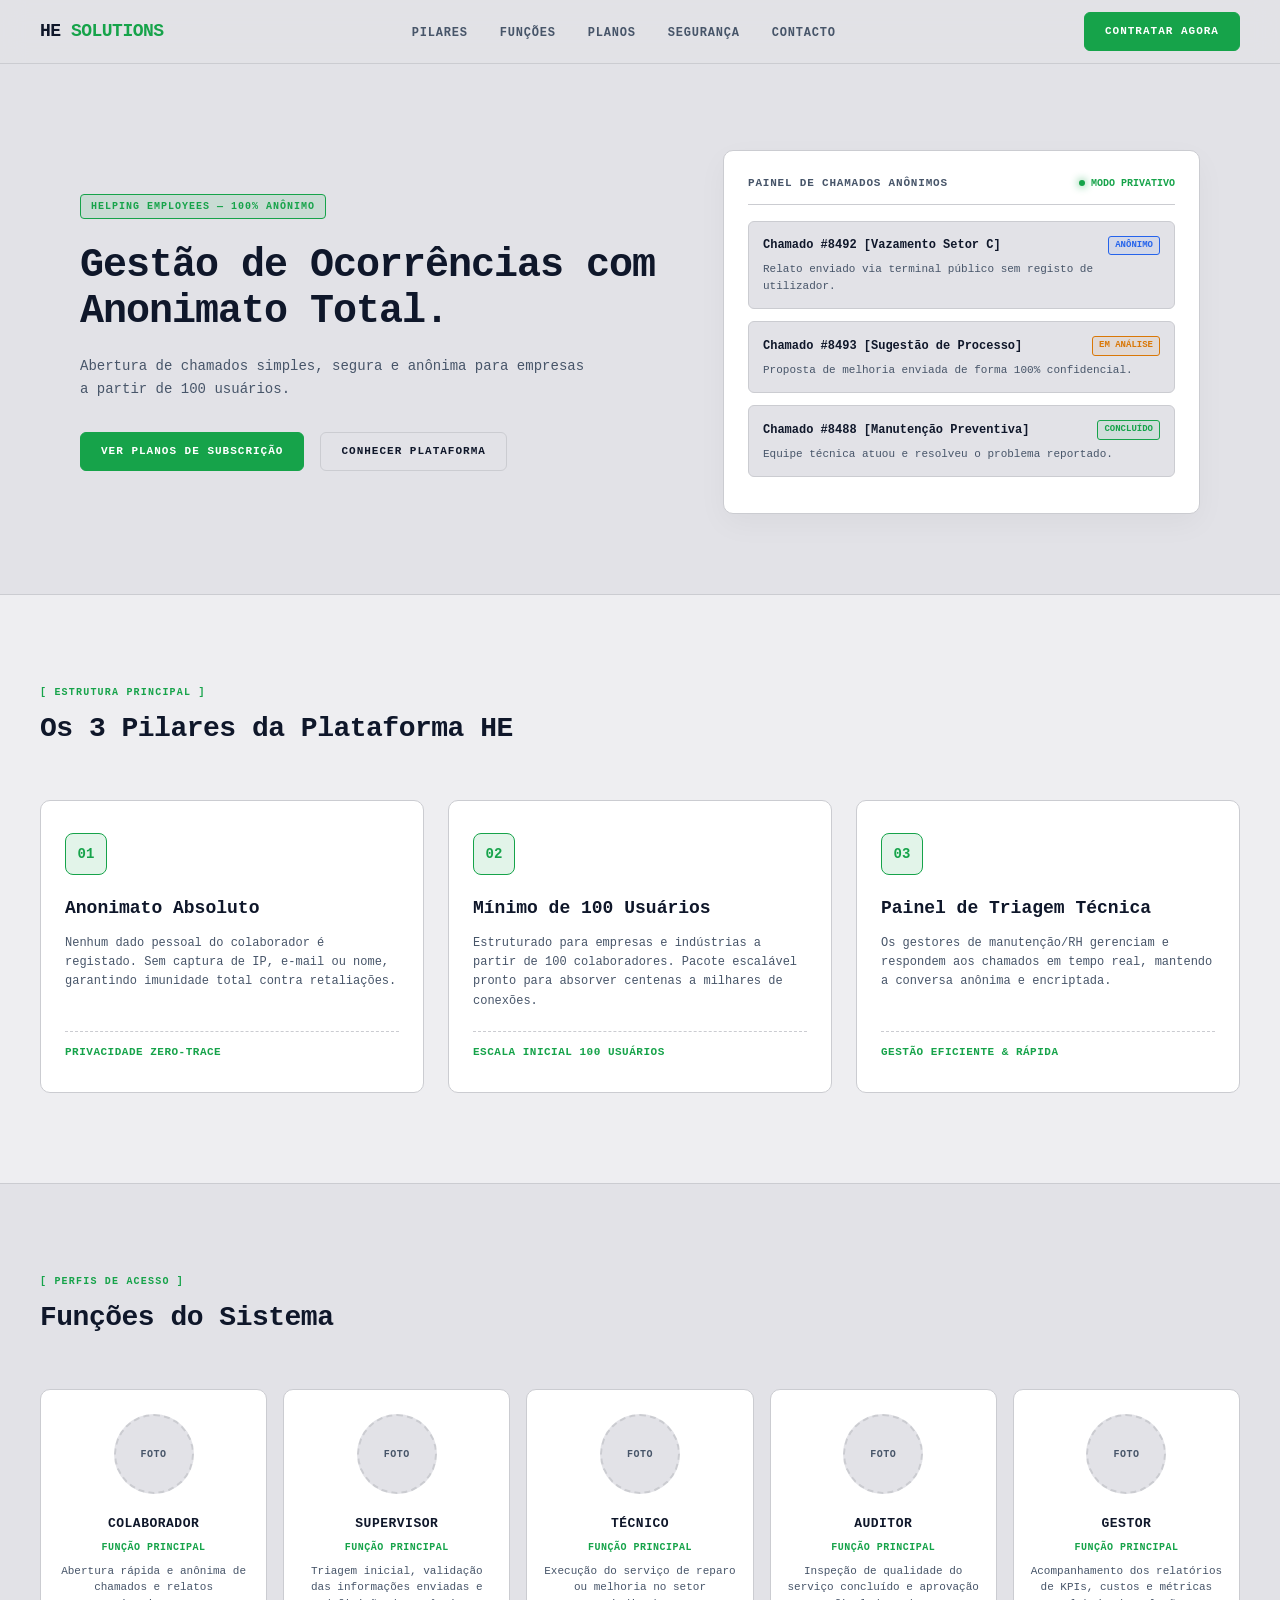
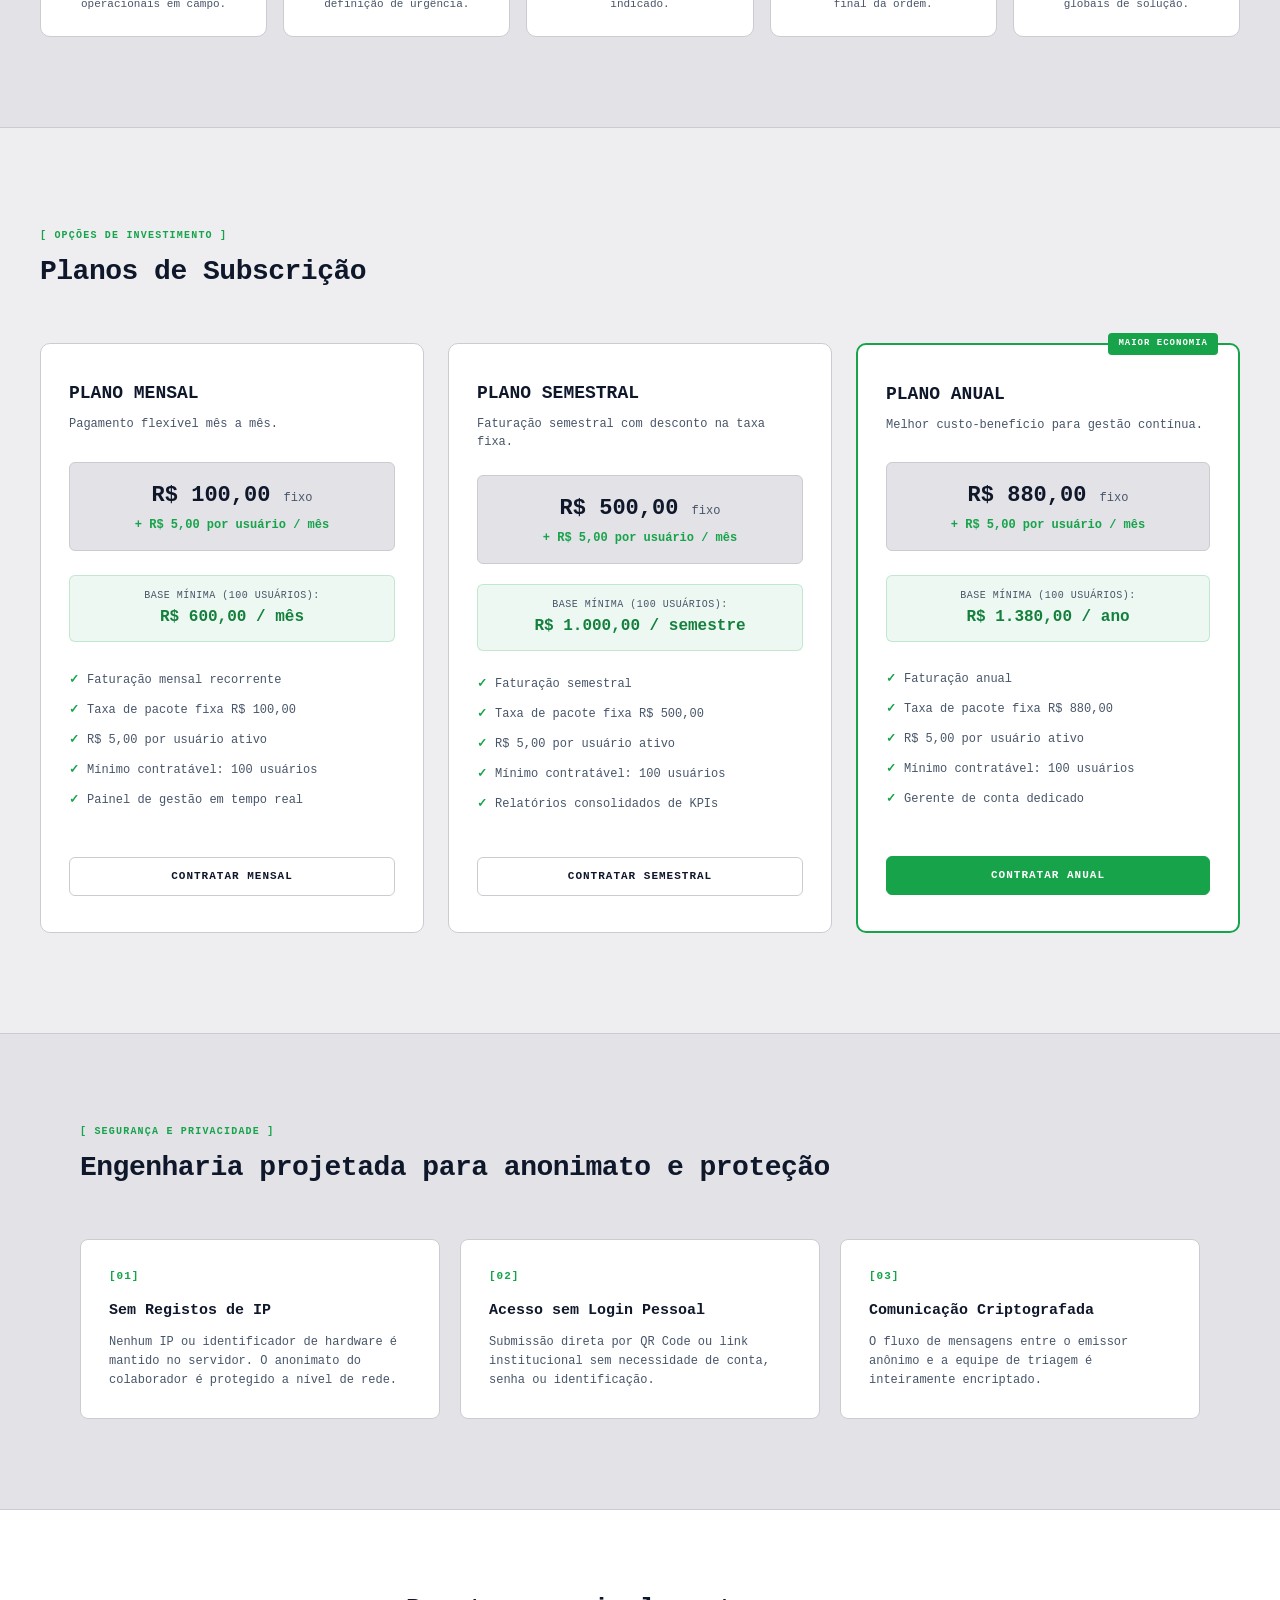
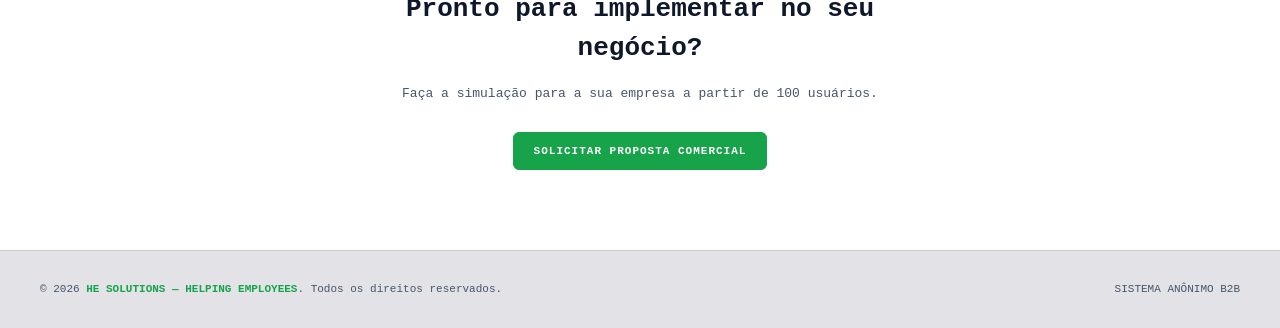
<file: index.html>
<!DOCTYPE html>
<html lang="pt-BR">
<head>
    <meta charset="UTF-8">
    <meta name="viewport" content="width=device-width, initial-scale=1.0">
    <title>HE Solutions — Plataforma Anônima de Chamados</title>
    <style>
        :root {
            --bg-main: #e2e2e7; /* Branco meio escuro / Off-white industrial */
            --bg-card: #ffffff;
            --bg-card-hover: #f8f8fa;
            --border-color: #cbccd1;
            --green-primary: #16a34a;
            --green-dark: #15803d;
            --green-glow: rgba(22, 163, 74, 0.12);
            --text-main: #0f172a;
            --text-muted: #475569;
            --font-mono: ui-monospace, 'Cascadia Code', 'Source Code Pro', Menlo, Consolas, monospace;
        }

        * {
            margin: 0;
            padding: 0;
            box-sizing: border-box;
            font-family: var(--font-mono);
        }

        body {
            background-color: var(--bg-main);
            color: var(--text-main);
            line-height: 1.5;
            overflow-x: hidden;
            -webkit-font-smoothing: antialiased;
        }

        /* NAVEGAÇÃO */
        .navbar {
            position: fixed;
            top: 0;
            left: 0;
            width: 100%;
            height: 64px;
            background-color: rgba(226, 226, 231, 0.92);
            backdrop-filter: blur(12px);
            border-bottom: 1px solid var(--border-color);
            display: flex;
            align-items: center;
            justify-content: space-between;
            padding: 0 40px;
            z-index: 1000;
        }

        .logo {
            font-size: 18px;
            font-weight: 700;
            color: var(--text-main);
            text-decoration: none;
            letter-spacing: -0.5px;
            text-transform: uppercase;
        }

        .logo span {
            color: var(--green-primary);
        }

        .nav-links {
            display: flex;
            gap: 32px;
            list-style: none;
        }

        .nav-links a {
            color: var(--text-muted);
            text-decoration: none;
            font-size: 12px;
            text-transform: uppercase;
            letter-spacing: 0.8px;
            transition: color 0.2s;
            font-weight: 600;
        }

        .nav-links a:hover {
            color: var(--green-primary);
        }

        .btn {
            padding: 10px 20px;
            border-radius: 6px;
            font-size: 11px;
            font-weight: 700;
            text-transform: uppercase;
            letter-spacing: 1px;
            cursor: pointer;
            text-decoration: none;
            transition: all 0.2s ease;
            display: inline-flex;
            align-items: center;
            justify-content: center;
        }

        .btn-outline {
            background: transparent;
            border: 1px solid var(--border-color);
            color: var(--text-main);
        }

        .btn-outline:hover {
            border-color: var(--green-primary);
            color: var(--green-primary);
            background: #ffffff;
        }

        .btn-primary {
            background: var(--green-primary);
            border: 1px solid var(--green-primary);
            color: #ffffff;
        }

        .btn-primary:hover {
            background: var(--green-dark);
            box-shadow: 0 4px 15px var(--green-glow);
        }

        .container {
            max-width: 1200px;
            margin: 0 auto;
        }

        /* HERO SECTION */
        .hero {
            padding: 150px 40px 80px;
            max-width: 1200px;
            margin: 0 auto;
            display: grid;
            grid-template-columns: 1.1fr 0.9fr;
            gap: 60px;
            align-items: center;
        }

        .hero-badge {
            display: inline-block;
            padding: 4px 10px;
            background: var(--green-glow);
            border: 1px solid var(--green-primary);
            color: var(--green-primary);
            font-size: 10px;
            letter-spacing: 1px;
            border-radius: 4px;
            margin-bottom: 24px;
            text-transform: uppercase;
            font-weight: 700;
        }

        .hero-title {
            font-size: 40px;
            line-height: 1.15;
            margin-bottom: 20px;
            font-weight: 700;
            letter-spacing: -1px;
        }

        .hero-subtitle {
            color: var(--text-muted);
            font-size: 14px;
            margin-bottom: 32px;
            max-width: 520px;
            line-height: 1.6;
        }

        .hero-buttons {
            display: flex;
            gap: 16px;
        }

        /* HERO PREVIEW CARD */
        .hero-preview {
            background: var(--bg-card);
            border: 1px solid var(--border-color);
            border-radius: 10px;
            padding: 24px;
            box-shadow: 0 10px 30px rgba(0, 0, 0, 0.04);
        }

        .preview-header {
            display: flex;
            justify-content: space-between;
            align-items: center;
            border-bottom: 1px solid var(--border-color);
            padding-bottom: 12px;
            margin-bottom: 16px;
        }

        .preview-header-title {
            font-size: 11px;
            font-weight: bold;
            letter-spacing: 0.8px;
            color: var(--text-muted);
            text-transform: uppercase;
        }

        .status-pill {
            display: flex;
            align-items: center;
            gap: 6px;
            font-size: 10px;
            color: var(--green-primary);
            font-weight: 700;
        }

        .pulse-dot {
            width: 6px;
            height: 6px;
            background-color: var(--green-primary);
            border-radius: 50%;
            box-shadow: 0 0 8px var(--green-primary);
        }

        .preview-card {
            background: var(--bg-main);
            border: 1px solid var(--border-color);
            border-radius: 6px;
            padding: 14px;
            margin-bottom: 12px;
        }

        .preview-card-header {
            display: flex;
            justify-content: space-between;
            align-items: center;
            margin-bottom: 6px;
        }

        .preview-card-title {
            font-size: 12px;
            font-weight: bold;
        }

        .tag {
            font-size: 9px;
            padding: 2px 6px;
            border-radius: 3px;
            font-weight: bold;
            border: 1px solid currentColor;
        }

        .tag-anon { color: #2563eb; background: rgba(37, 99, 235, 0.08); }
        .tag-warning { color: #d97706; background: rgba(217, 119, 6, 0.08); }
        .tag-success { color: #16a34a; background: rgba(22, 163, 74, 0.08); }

        .preview-card-desc {
            font-size: 11px;
            color: var(--text-muted);
        }

        /* 3 CARDS PRINCIPAIS DA PLATAFORMA */
        .main-cards-section {
            padding: 90px 40px;
            border-top: 1px solid var(--border-color);
            border-bottom: 1px solid var(--border-color);
            background: rgba(255, 255, 255, 0.4);
        }

        .section-header {
            margin-bottom: 50px;
            text-align: left;
        }

        .section-tag {
            color: var(--green-primary);
            font-size: 10px;
            letter-spacing: 1.2px;
            text-transform: uppercase;
            margin-bottom: 8px;
            display: block;
            font-weight: 700;
        }

        .section-title {
            font-size: 28px;
            font-weight: 700;
            letter-spacing: -0.5px;
        }

        .grid-3-cards {
            display: grid;
            grid-template-columns: repeat(3, 1fr);
            gap: 24px;
        }

        .main-card {
            background: var(--bg-card);
            border: 1px solid var(--border-color);
            border-radius: 10px;
            padding: 32px 24px;
            transition: all 0.25s ease;
            display: flex;
            flex-direction: column;
            justify-content: space-between;
        }

        .main-card:hover {
            border-color: var(--green-primary);
            transform: translateY(-4px);
            box-shadow: 0 12px 24px rgba(0,0,0,0.05);
        }

        .card-icon-badge {
            width: 42px;
            height: 42px;
            background: var(--green-glow);
            border: 1px solid var(--green-primary);
            color: var(--green-primary);
            border-radius: 8px;
            display: flex;
            align-items: center;
            justify-content: center;
            font-weight: 700;
            font-size: 14px;
            margin-bottom: 20px;
        }

        .main-card h3 {
            font-size: 18px;
            font-weight: 700;
            margin-bottom: 12px;
            color: var(--text-main);
        }

        .main-card p {
            font-size: 12px;
            color: var(--text-muted);
            line-height: 1.6;
            margin-bottom: 20px;
        }

        .card-footer-info {
            font-size: 11px;
            color: var(--green-primary);
            font-weight: 700;
            letter-spacing: 0.5px;
            border-top: 1px dashed var(--border-color);
            padding-top: 12px;
            text-transform: uppercase;
        }

        /* 5 CARDS DE FUNÇÕES (ESPAÇO PARA FOTO) */
        .roles-section {
            padding: 90px 40px;
            border-bottom: 1px solid var(--border-color);
        }

        .grid-5-cards {
            display: grid;
            grid-template-columns: repeat(5, 1fr);
            gap: 16px;
        }

        .role-card {
            background: var(--bg-card);
            border: 1px solid var(--border-color);
            border-radius: 10px;
            padding: 24px 16px;
            display: flex;
            flex-direction: column;
            align-items: center;
            text-align: center;
            transition: all 0.2s ease;
        }

        .role-card:hover {
            border-color: var(--green-primary);
            transform: translateY(-4px);
            box-shadow: 0 10px 20px rgba(0,0,0,0.04);
        }

        .photo-space {
            width: 80px;
            height: 80px;
            border: 2px dashed var(--border-color);
            border-radius: 50%;
            display: flex;
            align-items: center;
            justify-content: center;
            margin-bottom: 20px;
            background: var(--bg-main);
            color: var(--text-muted);
            font-size: 10px;
            font-weight: bold;
            letter-spacing: 0.5px;
            text-transform: uppercase;
            transition: all 0.2s ease;
        }

        .role-card:hover .photo-space {
            border-color: var(--green-primary);
            color: var(--green-primary);
            background: rgba(22, 163, 74, 0.05);
        }

        .role-card-title {
            font-size: 13px;
            font-weight: 700;
            margin-bottom: 6px;
            color: var(--text-main);
            text-transform: uppercase;
            letter-spacing: 0.5px;
        }

        .role-card-label {
            font-size: 10px;
            color: var(--green-primary);
            font-weight: 700;
            text-transform: uppercase;
            letter-spacing: 0.5px;
            margin-bottom: 8px;
        }

        .role-card-desc {
            font-size: 11px;
            color: var(--text-muted);
            line-height: 1.5;
        }

        /* PLANOS DE PREÇO (3 CARDS DE PLANOS) */
        .pricing-section {
            padding: 100px 40px;
            border-bottom: 1px solid var(--border-color);
            background: rgba(255, 255, 255, 0.4);
        }

        .grid-pricing {
            display: grid;
            grid-template-columns: repeat(3, 1fr);
            gap: 24px;
            align-items: stretch;
        }

        .pricing-card {
            background: var(--bg-card);
            border: 1px solid var(--border-color);
            border-radius: 10px;
            padding: 36px 28px;
            display: flex;
            flex-direction: column;
            justify-content: space-between;
            position: relative;
            transition: all 0.2s ease;
        }

        .pricing-card:hover {
            border-color: var(--green-primary);
            transform: translateY(-4px);
            box-shadow: 0 15px 30px rgba(0,0,0,0.06);
        }

        .pricing-card.featured {
            border: 2px solid var(--green-primary);
            background: #ffffff;
        }

        .pricing-badge {
            position: absolute;
            top: -12px;
            right: 20px;
            background: var(--green-primary);
            color: #ffffff;
            font-size: 9px;
            font-weight: 700;
            padding: 4px 10px;
            border-radius: 4px;
            letter-spacing: 1px;
            text-transform: uppercase;
        }

        .pricing-header h3 {
            font-size: 18px;
            font-weight: 700;
            margin-bottom: 8px;
            text-transform: uppercase;
        }

        .pricing-header p {
            font-size: 12px;
            color: var(--text-muted);
            margin-bottom: 24px;
        }

        .pricing-formula {
            background: var(--bg-main);
            border: 1px solid var(--border-color);
            border-radius: 6px;
            padding: 16px;
            margin-bottom: 20px;
            text-align: center;
        }

        .formula-base {
            font-size: 22px;
            font-weight: 700;
            color: var(--text-main);
        }

        .formula-plus {
            font-size: 12px;
            color: var(--green-primary);
            font-weight: 700;
            margin-top: 4px;
        }

        .price-total-box {
            margin-bottom: 24px;
            padding: 12px;
            border-radius: 6px;
            background: rgba(22, 163, 74, 0.08);
            border: 1px solid rgba(22, 163, 74, 0.2);
            text-align: center;
        }

        .price-total-label {
            font-size: 10px;
            color: var(--text-muted);
            text-transform: uppercase;
            letter-spacing: 0.5px;
            margin-bottom: 2px;
        }

        .price-total-val {
            font-size: 16px;
            font-weight: 700;
            color: var(--green-dark);
        }

        .pricing-features {
            list-style: none;
            margin-bottom: 32px;
        }

        .pricing-features li {
            font-size: 12px;
            color: var(--text-muted);
            margin-bottom: 12px;
            display: flex;
            align-items: center;
            gap: 8px;
        }

        .pricing-features li::before {
            content: "✓";
            color: var(--green-primary);
            font-weight: bold;
        }

        /* RECURSOS DA PLATAFORMA */
        .features {
            padding: 90px 40px;
            max-width: 1200px;
            margin: 0 auto;
        }

        .grid-features {
            display: grid;
            grid-template-columns: repeat(3, 1fr);
            gap: 20px;
        }

        .feature-card {
            background: var(--bg-card);
            border: 1px solid var(--border-color);
            border-radius: 8px;
            padding: 28px;
            transition: all 0.2s ease;
        }

        .feature-card:hover {
            background: #ffffff;
            border-color: var(--green-primary);
        }

        .feature-num {
            font-size: 11px;
            color: var(--green-primary);
            font-weight: bold;
            margin-bottom: 16px;
            display: block;
            letter-spacing: 1px;
        }

        .feature-card h3 {
            font-size: 15px;
            margin-bottom: 10px;
            font-weight: 700;
        }

        .feature-card p {
            font-size: 12px;
            color: var(--text-muted);
            line-height: 1.6;
        }

        /* CTA FINAL */
        .cta-section {
            border-top: 1px solid var(--border-color);
            padding: 80px 40px;
            text-align: center;
            background: #ffffff;
        }

        .cta-container {
            max-width: 600px;
            margin: 0 auto;
        }

        .cta-container h2 {
            font-size: 26px;
            margin-bottom: 16px;
            font-weight: 700;
        }

        .cta-container p {
            font-size: 13px;
            color: var(--text-muted);
            margin-bottom: 28px;
        }

        /* RODAPÉ */
        .footer {
            border-top: 1px solid var(--border-color);
            padding: 30px 40px;
            display: flex;
            justify-content: space-between;
            align-items: center;
            font-size: 11px;
            color: var(--text-muted);
            background: var(--bg-main);
        }

        .footer span {
            color: var(--green-primary);
            font-weight: bold;
        }

        /* RESPONSIVIDADE */
        @media (max-width: 1024px) {
            .grid-5-cards {
                grid-template-columns: repeat(3, 1fr);
            }
            .grid-3-cards,
            .grid-pricing,
            .grid-features {
                grid-template-columns: 1fr;
            }
        }

        @media (max-width: 768px) {
            .hero {
                grid-template-columns: 1fr;
                padding-top: 110px;
                gap: 40px;
            }

            .grid-5-cards {
                grid-template-columns: 1fr;
            }

            .nav-links {
                display: none;
            }

            .footer {
                flex-direction: column;
                gap: 12px;
                text-align: center;
            }
        }
    </style>
</head>
<body>

    <!-- BARRA PRINCIPAL -->
    <nav class="navbar">
        <a href="#" class="logo">HE <span>Solutions</span></a>
        
        <ul class="nav-links">
            <li><a href="#pilares">Pilares</a></li>
            <li><a href="#funcoes">Funções</a></li>
            <li><a href="#planos">Planos</a></li>
            <li><a href="#seguranca">Segurança</a></li>
            <li><a href="#contacto">Contacto</a></li>
        </ul>

        <div class="nav-actions">
            <a href="#planos" class="btn btn-primary">Contratar Agora</a>
        </div>
    </nav>

    <!-- HERO SECTION -->
    <section class="hero">
        <div class="hero-content">
            <span class="hero-badge">HELPING EMPLOYEES — 100% ANÔNIMO</span>
            <h1 class="hero-title">Gestão de Ocorrências com Anonimato Total.</h1>
            <p class="hero-subtitle">
                Abertura de chamados simples, segura e anônima para empresas a partir de 100 usuários.
            </p>
            <div class="hero-buttons">
                <a href="#planos" class="btn btn-primary">Ver Planos de Subscrição</a>
                <a href="#pilares" class="btn btn-outline">Conhecer Plataforma</a>
            </div>
        </div>

        <div class="hero-preview">
            <div class="preview-header">
                <span class="preview-header-title">PAINEL DE CHAMADOS ANÔNIMOS</span>
                <div class="status-pill">
                    <span class="pulse-dot"></span> MODO PRIVATIVO
                </div>
            </div>

            <div class="preview-card">
                <div class="preview-card-header">
                    <span class="preview-card-title">Chamado #8492 [Vazamento Setor C]</span>
                    <span class="tag tag-anon">ANÔNIMO</span>
                </div>
                <div class="preview-card-desc">Relato enviado via terminal público sem registo de utilizador.</div>
            </div>

            <div class="preview-card">
                <div class="preview-card-header">
                    <span class="preview-card-title">Chamado #8493 [Sugestão de Processo]</span>
                    <span class="tag tag-warning">EM ANÁLISE</span>
                </div>
                <div class="preview-card-desc">Proposta de melhoria enviada de forma 100% confidencial.</div>
            </div>

            <div class="preview-card">
                <div class="preview-card-header">
                    <span class="preview-card-title">Chamado #8488 [Manutenção Preventiva]</span>
                    <span class="tag tag-success">CONCLUÍDO</span>
                </div>
                <div class="preview-card-desc">Equipe técnica atuou e resolveu o problema reportado.</div>
            </div>
        </div>
    </section>

    <!-- SECÇÃO DE 3 CARDS PRINCIPAIS -->
    <section class="main-cards-section" id="pilares">
        <div class="container">
            <div class="section-header">
                <span class="section-tag">[ ESTRUTURA PRINCIPAL ]</span>
                <h2 class="section-title">Os 3 Pilares da Plataforma HE</h2>
            </div>

            <div class="grid-3-cards">
                <!-- CARD 1 -->
                <div class="main-card">
                    <div>
                        <div class="card-icon-badge">01</div>
                        <h3>Anonimato Absoluto</h3>
                        <p>Nenhum dado pessoal do colaborador é registado. Sem captura de IP, e-mail ou nome, garantindo imunidade total contra retaliações.</p>
                    </div>
                    <div class="card-footer-info">Privacidade Zero-Trace</div>
                </div>

                <!-- CARD 2 -->
                <div class="main-card">
                    <div>
                        <div class="card-icon-badge">02</div>
                        <h3>Mínimo de 100 Usuários</h3>
                        <p>Estruturado para empresas e indústrias a partir de 100 colaboradores. Pacote escalável pronto para absorver centenas a milhares de conexões.</p>
                    </div>
                    <div class="card-footer-info">Escala Inicial 100 Usuários</div>
                </div>

                <!-- CARD 3 -->
                <div class="main-card">
                    <div>
                        <div class="card-icon-badge">03</div>
                        <h3>Painel de Triagem Técnica</h3>
                        <p>Os gestores de manutenção/RH gerenciam e respondem aos chamados em tempo real, mantendo a conversa anônima e encriptada.</p>
                    </div>
                    <div class="card-footer-info">Gestão Eficiente & Rápida</div>
                </div>
            </div>
        </div>
    </section>

    <!-- SECÇÃO DE 5 CARDS PARA FOTOS E FUNÇÕES -->
    <section class="roles-section" id="funcoes">
        <div class="container">
            <div class="section-header">
                <span class="section-tag">[ PERFIS DE ACESSO ]</span>
                <h2 class="section-title">Funções do Sistema</h2>
            </div>

            <div class="grid-5-cards">
                <!-- CARD 1 -->
                <div class="role-card">
                    <div class="photo-space">Foto</div>
                    <div class="role-card-title">Colaborador</div>
                    <div class="role-card-label">Função Principal</div>
                    <div class="role-card-desc">Abertura rápida e anônima de chamados e relatos operacionais em campo.</div>
                </div>

                <!-- CARD 2 -->
                <div class="role-card">
                    <div class="photo-space">Foto</div>
                    <div class="role-card-title">Supervisor</div>
                    <div class="role-card-label">Função Principal</div>
                    <div class="role-card-desc">Triagem inicial, validação das informações enviadas e definição de urgência.</div>
                </div>

                <!-- CARD 3 -->
                <div class="role-card">
                    <div class="photo-space">Foto</div>
                    <div class="role-card-title">Técnico</div>
                    <div class="role-card-label">Função Principal</div>
                    <div class="role-card-desc">Execução do serviço de reparo ou melhoria no setor indicado.</div>
                </div>

                <!-- CARD 4 -->
                <div class="role-card">
                    <div class="photo-space">Foto</div>
                    <div class="role-card-title">Auditor</div>
                    <div class="role-card-label">Função Principal</div>
                    <div class="role-card-desc">Inspeção de qualidade do serviço concluído e aprovação final da ordem.</div>
                </div>

                <!-- CARD 5 -->
                <div class="role-card">
                    <div class="photo-space">Foto</div>
                    <div class="role-card-title">Gestor</div>
                    <div class="role-card-label">Função Principal</div>
                    <div class="role-card-desc">Acompanhamento dos relatórios de KPIs, custos e métricas globais de solução.</div>
                </div>
            </div>
        </div>
    </section>

    <!-- SECÇÃO DOS PLANOS E PREÇOS (3 CARDS DE PLANOS) -->
    <section class="pricing-section" id="planos">
        <div class="container">
            <div class="section-header">
                <span class="section-tag">[ OPÇÕES DE INVESTIMENTO ]</span>
                <h2 class="section-title">Planos de Subscrição</h2>
            </div>

            <div class="grid-pricing">
                <!-- PLANO 1: MENSAL -->
                <div class="pricing-card">
                    <div class="pricing-header">
                        <h3>Plano Mensal</h3>
                        <p>Pagamento flexível mês a mês.</p>
                    </div>

                    <div class="pricing-formula">
                        <div class="formula-base">R$ 100,00 <span style="font-size: 12px; font-weight: normal; color: var(--text-muted);">fixo</span></div>
                        <div class="formula-plus">+ R$ 5,00 por usuário / mês</div>
                    </div>

                    <div class="price-total-box">
                        <div class="price-total-label">Base Mínima (100 usuários):</div>
                        <div class="price-total-val">R$ 600,00 / mês</div>
                    </div>

                    <ul class="pricing-features">
                        <li>Faturação mensal recorrente</li>
                        <li>Taxa de pacote fixa R$ 100,00</li>
                        <li>R$ 5,00 por usuário ativo</li>
                        <li>Mínimo contratável: 100 usuários</li>
                        <li>Painel de gestão em tempo real</li>
                    </ul>

                    <a href="#contacto" class="btn btn-outline">Contratar Mensal</a>
                </div>

                <!-- PLANO 2: SEMESTRAL -->
                <div class="pricing-card">
                    <div class="pricing-header">
                        <h3>Plano Semestral</h3>
                        <p>Faturação semestral com desconto na taxa fixa.</p>
                    </div>

                    <div class="pricing-formula">
                        <div class="formula-base">R$ 500,00 <span style="font-size: 12px; font-weight: normal; color: var(--text-muted);">fixo</span></div>
                        <div class="formula-plus">+ R$ 5,00 por usuário / mês</div>
                    </div>

                    <div class="price-total-box">
                        <div class="price-total-label">Base Mínima (100 usuários):</div>
                        <div class="price-total-val">R$ 1.000,00 / semestre</div>
                    </div>

                    <ul class="pricing-features">
                        <li>Faturação semestral</li>
                        <li>Taxa de pacote fixa R$ 500,00</li>
                        <li>R$ 5,00 por usuário ativo</li>
                        <li>Mínimo contratável: 100 usuários</li>
                        <li>Relatórios consolidados de KPIs</li>
                    </ul>

                    <a href="#contacto" class="btn btn-outline">Contratar Semestral</a>
                </div>

                <!-- PLANO 3: ANUAL (DESTAQUE) -->
                <div class="pricing-card featured">
                    <span class="pricing-badge">MAIOR ECONOMIA</span>
                    <div class="pricing-header">
                        <h3>Plano Anual</h3>
                        <p>Melhor custo-benefício para gestão contínua.</p>
                    </div>

                    <div class="pricing-formula">
                        <div class="formula-base">R$ 880,00 <span style="font-size: 12px; font-weight: normal; color: var(--text-muted);">fixo</span></div>
                        <div class="formula-plus">+ R$ 5,00 por usuário / mês</div>
                    </div>

                    <div class="price-total-box">
                        <div class="price-total-label">Base Mínima (100 usuários):</div>
                        <div class="price-total-val">R$ 1.380,00 / ano</div>
                    </div>

                    <ul class="pricing-features">
                        <li>Faturação anual</li>
                        <li>Taxa de pacote fixa R$ 880,00</li>
                        <li>R$ 5,00 por usuário ativo</li>
                        <li>Mínimo contratável: 100 usuários</li>
                        <li>Gerente de conta dedicado</li>
                    </ul>

                    <a href="#contacto" class="btn btn-primary">Contratar Anual</a>
                </div>
            </div>
        </div>
    </section>

    <!-- RECURSOS DA PLATAFORMA -->
    <section class="features" id="seguranca">
        <div class="section-header">
            <span class="section-tag">[ SEGURANÇA E PRIVACIDADE ]</span>
            <h2 class="section-title">Engenharia projetada para anonimato e proteção</h2>
        </div>

        <div class="grid-features">
            <div class="feature-card">
                <span class="feature-num">[01]</span>
                <h3>Sem Registos de IP</h3>
                <p>Nenhum IP ou identificador de hardware é mantido no servidor. O anonimato do colaborador é protegido a nível de rede.</p>
            </div>

            <div class="feature-card">
                <span class="feature-num">[02]</span>
                <h3>Acesso sem Login Pessoal</h3>
                <p>Submissão direta por QR Code ou link institucional sem necessidade de conta, senha ou identificação.</p>
            </div>

            <div class="feature-card">
                <span class="feature-num">[03]</span>
                <h3>Comunicação Criptografada</h3>
                <p>O fluxo de mensagens entre o emissor anônimo e a equipe de triagem é inteiramente encriptado.</p>
            </div>
        </div>
    </section>

    <!-- CTA FINAL -->
    <section class="cta-section" id="contacto">
        <div class="cta-container">
            <h2>Pronto para implementar no seu negócio?</h2>
            <p>Faça a simulação para a sua empresa a partir de 100 usuários.</p>
            <a href="#" class="btn btn-primary">Solicitar Proposta Comercial</a>
        </div>
    </section>

    <!-- RODAPÉ -->
    <footer class="footer">
        <p>© 2026 <span>HE SOLUTIONS — HELPING EMPLOYEES</span>. Todos os direitos reservados.</p>
        <p>SISTEMA ANÔNIMO B2B</p>
    </footer>

</body>
</html>
</file>
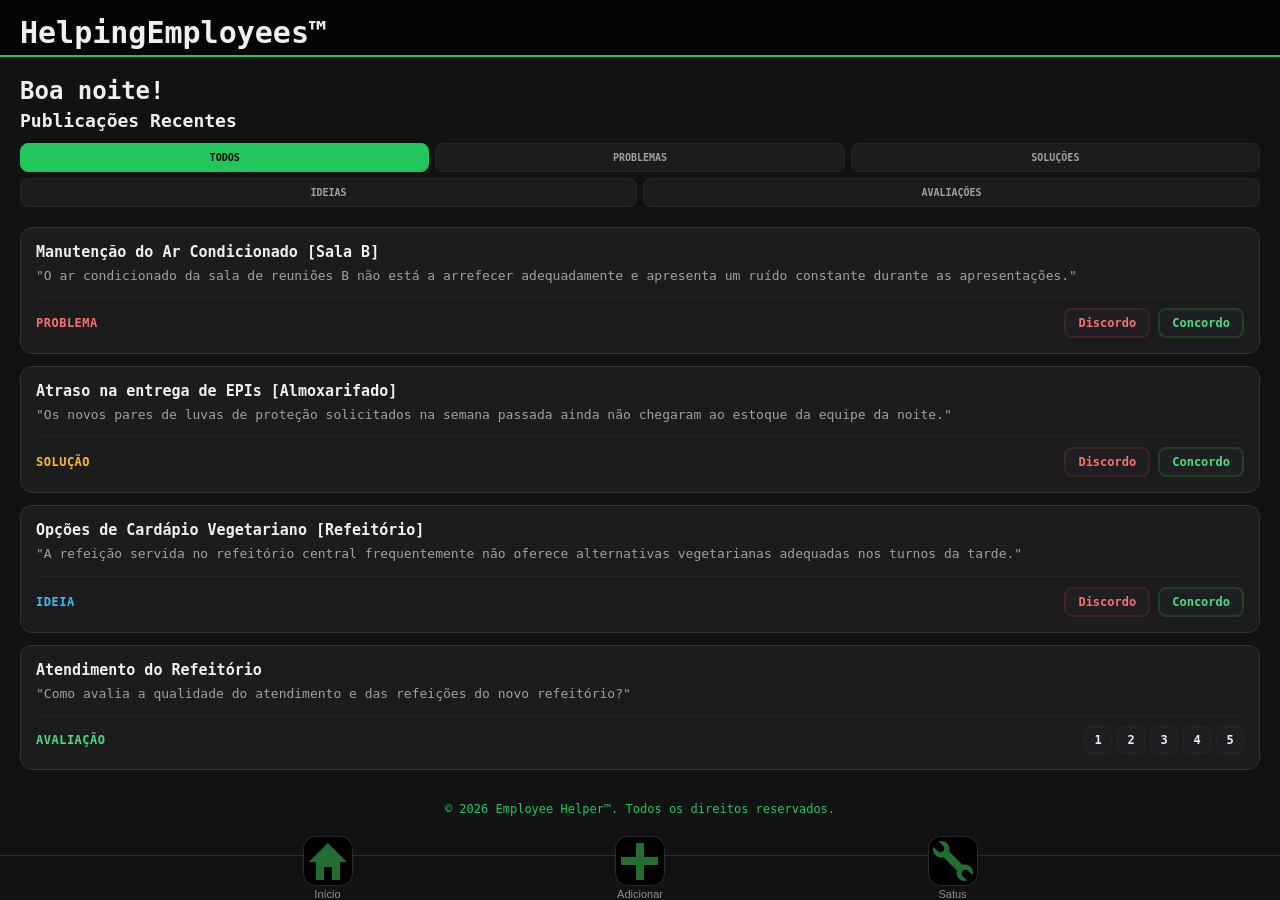
<file: aplication/index.html>
<!DOCTYPE html>
<html lang="pt-br">
<head>
    <meta charset="UTF-8">
    <meta name="viewport" content="width=device-width, initial-scale=1.0, maximum-scale=1.0, user-scalable=no">
    <title>Helping Employees</title>
    <!-- Carrega apenas o main.css consolidado -->
    <link rel="stylesheet" href="main.css">
</head>
<body class="tema-1">
    <div class="app-container"> 
        
        <!-- CABEÇALHO -->
        <header class="header"> 
            <h1 onclick="window.location.reload()">Helping<span class="logo-animation">Employees™</span></h1> 
        </header>

        <!-- CONTEÚDO PRINCIPAL -->
        <main class="main-content">
            
            <!-- PÁGINA 1: INÍCIO / FEED -->
            <section id="page-home" class="page active">
                <h1 class="welcome-text"><span id="greeting">Olá</span>!</h1>
                
                <div class="TitleBox">
                    <h2>Publicações Recentes</h2>
                </div>

                <!-- Filtros de Categoria -->
                <div class="filter-container">
                    <button class="filter-btn active" data-filter="todos">TODOS</button>
                    <button class="filter-btn" data-filter="problema">PROBLEMAS</button>
                    <button class="filter-btn" data-filter="solucao">SOLUÇÕES</button>
                    <button class="filter-btn" data-filter="ideia">IDEIAS</button>
                    <button class="filter-btn" data-filter="avaliacao">AVALIAÇÕES</button>
                </div>

                <!-- Lista de Publicações -->
                <div class="fuel-news">
                    
                    <!-- Card 1: Problema -->
                    <article id="News-1" class="news-card" data-category="problema">
                        <div class="card-header">
                            <span>Manutenção do Ar Condicionado [Sala B]</span>
                        </div>
                        <div class="content">
                            <p>"O ar condicionado da sala de reuniões B não está a arrefecer adequadamente e apresenta um ruído constante durante as apresentações."</p>
                        </div>
                        <div class="card-footer">
                            <span class="badge badge-problema">PROBLEMA</span>
                            <div class="card-actions">
                                <button class="btn-float btn-disagree" onclick="votar('News-1', 'discordo')">Discordo</button>
                                <button class="btn-float btn-agree" onclick="votar('News-1', 'concordo')">Concordo</button>
                            </div>
                        </div>
                    </article>

                    <!-- Card 2: Solução -->
                    <article id="News-2" class="news-card" data-category="solucao">
                        <div class="card-header">
                            <span>Atraso na entrega de EPIs [Almoxarifado]</span>
                        </div>
                        <div class="content">
                            <p>"Os novos pares de luvas de proteção solicitados na semana passada ainda não chegaram ao estoque da equipe da noite."</p>
                        </div>
                        <div class="card-footer">
                            <span class="badge badge-solucao">SOLUÇÃO</span>
                            <div class="card-actions">
                                <button class="btn-float btn-disagree" onclick="votar('News-2', 'discordo')">Discordo</button>
                                <button class="btn-float btn-agree" onclick="votar('News-2', 'concordo')">Concordo</button>
                            </div>
                        </div>
                    </article>

                    <!-- Card 3: Ideia -->
                    <article id="News-3" class="news-card" data-category="ideia">
                        <div class="card-header">
                            <span>Opções de Cardápio Vegetariano [Refeitório]</span>
                        </div>
                        <div class="content">
                            <p>"A refeição servida no refeitório central frequentemente não oferece alternativas vegetarianas adequadas nos turnos da tarde."</p>
                        </div>
                        <div class="card-footer">
                            <span class="badge badge-ideia">IDEIA</span>
                            <div class="card-actions">
                                <button class="btn-float btn-disagree" onclick="votar('News-3', 'discordo')">Discordo</button>
                                <button class="btn-float btn-agree" onclick="votar('News-3', 'concordo')">Concordo</button>
                            </div>
                        </div>
                    </article>

                    <!-- Card 4: Avaliação -->
                    <article id="News-4" class="news-card" data-category="avaliacao">
                        <div class="card-header">
                            <span>Atendimento do Refeitório</span>
                        </div>
                        <div class="content">
                            <p>"Como avalia a qualidade do atendimento e das refeições do novo refeitório?"</p>
                        </div>
                        <div class="card-footer">
                            <span class="badge badge-avaliacao">AVALIAÇÃO</span>
                            <div class="card-actions">
                                <div class="rating-scale">
                                    <button class="btn-rating rate-1" onclick="avaliar('News-4', 1)">1</button>
                                    <button class="btn-rating rate-2" onclick="avaliar('News-4', 2)">2</button>
                                    <button class="btn-rating rate-3" onclick="avaliar('News-4', 3)">3</button>
                                    <button class="btn-rating rate-4" onclick="avaliar('News-4', 4)">4</button>
                                    <button class="btn-rating rate-5" onclick="avaliar('News-4', 5)">5</button>
                                </div>
                            </div>
                        </div>
                    </article>

                </div>
 
                <p class="license">© 2026 Employee Helper™. Todos os direitos reservados.</p>
            </section>

            <!-- PÁGINA 2: ADICIONAR OCORRÊNCIA -->
            <section id="page-valor" class="page">
                <h1>Nova Publicação</h1>
                <p class="subtitulo">Relate um problema, solução, ideia ou avaliação para a equipe.</p>
                
                <p class="section-label">TIPO DE PUBLICAÇÃO</p>
                <div class="fuel-pannel-grid">                  
                    <div class="fuel-card active" data-type="problema"><span>PROBLEMA</span></div>
                    <div class="fuel-card" data-type="solucao"><span>SOLUÇÃO</span></div>
                    <div class="fuel-card" data-type="ideia"><span>IDEIA</span></div>
                    <div class="fuel-card" data-type="avaliacao"><span>AVALIAÇÃO</span></div>
                </div>

                <p class="section-label">TÍTULO DA OCORRÊNCIA</p>
                <div class="price-input">
                    <input id="complaint-title-input" class="value-card" type="text" placeholder="Ex: Cadeira quebrada" required>
                </div>

                <p class="section-label">DEPARTAMENTO / SETOR</p>
                <div class="price-input">
                    <input id="complaint-sector-input" class="value-card" type="text" placeholder="Ex: Bloco A - Sala 3" required>
                </div>

                <p class="section-label">DESCRIÇÃO DETALHADA</p>
                <div class="extra-info">
                    <textarea id="extra-info-input" class="value-card textarea-input" placeholder="Escreva o que aconteceu..." rows="3"></textarea>
                </div>

                <div class="checkbox-container">
                    <label class="switch">
                        <input type="checkbox" id="complaint-public-input" checked>
                        <span class="slider"></span>
                    </label>
                    <span class="checkbox-label">Tornar publicação pública no feed</span>
                </div>

                <div id="Push-Data">
                    <div class="Button-Default">
                        <button id="btn-1">PUBLICAR OCORRÊNCIA</button>
                    </div>
                </div>
            </section>

            <!-- PÁGINA 3: STATUS DAS OCORRÊNCIA (ACOMPANHAMENTO) -->
            <section id="page-mapa" class="page">
                <div class="TitleBox">
                    <h2>Status das Ocorrências</h2>
                    <p class="subtitulo">Acompanhamento e evolução dos chamados relatados.</p>
                </div>

                <!-- Filtros de Status -->
                <div class="filter-container">
                    <button class="filter-btn-status active" data-status="todos">TODOS</button>
                    <button class="filter-btn-status" data-status="recebido">RECEBIDO</button>
                    <button class="filter-btn-status" data-status="analise">EM ANÁLISE</button>
                    <button class="filter-btn-status" data-status="solucao">EM SOLUÇÃO</button>
                    <button class="filter-btn-status" data-status="resolvido">RESOLVIDO</button>
                </div>

                <!-- Lista de Status -->
                <div class="fuel-news">
                    
                    <!-- Exemplo 1: Furo no Teto (Em Solução) -->
                    <article class="news-card status-card" data-status="solucao">
                        <div class="card-header">
                            <span>Furo no Teto [Galpão B]</span>
                        </div>
                        <div class="content">
                            <p>"Infiltração e furo no teto do galpão identificados na calha principal. Equipe de manutenção contratada para vedação."</p>
                        </div>
                        <div class="card-footer">
                            <span class="badge badge-solucao-st">EM SOLUÇÃO</span>
                            <div class="card-actions">
                                <span class="status-date">Atualizado há 2h</span>
                            </div>
                        </div>
                    </article>

                    <!-- Exemplo 2: Recebido -->
                    <article class="news-card status-card" data-status="recebido">
                        <div class="card-header">
                            <span>Troca de Lâmpadas [Corredor Bloco A]</span>
                        </div>
                        <div class="content">
                            <p>"Relato recebido sobre falha na iluminação do corredor principal do Bloco A."</p>
                        </div>
                        <div class="card-footer">
                            <span class="badge badge-recebido">RECEBIDO</span>
                            <div class="card-actions">
                                <span class="status-date">Registrado hoje</span>
                            </div>
                        </div>
                    </article>

                    <!-- Exemplo 3: Em Análise -->
                    <article class="news-card status-card" data-status="analise">
                        <div class="card-header">
                            <span>Manutenção do Ar Condicionado [Sala B]</span>
                        </div>
                        <div class="content">
                            <p>"Ocorrência em análise técnica pela equipe de infraestrutura para cotação e troca de peças."</p>
                        </div>
                        <div class="card-footer">
                            <span class="badge badge-analise">EM ANÁLISE</span>
                            <div class="card-actions">
                                <span class="status-date">Atualizado ontem</span>
                            </div>
                        </div>
                    </article>

                    <!-- Exemplo 4: Resolvido -->
                    <article class="news-card status-card" data-status="resolvido">
                        <div class="card-header">
                            <span>Vazamento no Banheiro [Térreo]</span>
                        </div>
                        <div class="content">
                            <p>"Reparo do vazamento na torneira e troca dos reparos concluídos pela equipe hidráulica."</p>
                        </div>
                        <div class="card-footer">
                            <span class="badge badge-resolvido">RESOLVIDO</span>
                            <div class="card-actions">
                                <span class="status-date">Concluído</span>
                            </div>
                        </div>
                    </article>

                </div>

                <p class="license">© 2026 HE Solutions — Helping Employees™. Todos os direitos reservados.</p>
            </section>  

        </main>

        <!-- MENU INFERIOR -->
        <nav class="nav-bottom">
            <button class="nav-btn act1 active">
                <span class="icon icon-home"></span>
                <span class="label">Início</span>
            </button> 

            <button class="nav-btn act2">
                <span class="icon icon-add"></span>
                <span class="label">Adicionar</span>
            </button>

            <button class="nav-btn act3">
                <span class="icon icon-map"></span>
                <span class="label">Satus</span>
            </button>
        </nav>

    </div> 

    <script src="app.js"></script>
</body>
</html>
</file>
<file: aplication/main.css>
/* ==========================================================================
   VARIABLES & TEMAS
   ========================================================================== */
body, body.tema-1 {
    --fixed-box: #050505;
    --bg: #121212;
    --border: #262626;
    --text-logo: rgb(34, 197, 94);
    --text-light: #F0F0F0;
    --text-muted: #A0A0A0;
    --card-bg: #1C1C1C;
    --card-border: #333333;
    --active-border: #16a34a;
    --radius-main: 12px;
}

body, body.tema-2 {
    --bg: #121212;          
    --card-bg: #1C1C1E;     
    --border: #242426;           
    --text-logo: rgb(34, 197, 94);
    --text-light: #FFFFFF;       
    --text-muted: #8E8E93;       
    --card-border: #2C2C2E;      
    --radius-main: 16px;
}

body.tema-3 {
    --bg: #0C0F14;               
    --border: #1E232B;           
    --text-logo: rgb(34, 197, 94);
    --text-light: #F5F7FA;       
    --text-muted: #71767F;       
    --card-bg: #161A22;          
    --card-border: #222731;      
    --radius-main: 16px;
}

body.tema-4 {
    --bg: #0C0F14;               
    --border: rgba(255, 255, 255, 0.08);           
    --text-logo: rgb(34, 197, 94);
    --text-light: aliceblue;       
    --text-muted: #888894;       
    --card-bg: rgba(255, 255, 255, 0.03); 
    --card-border: rgba(255, 255, 255, 0.07);    
    --radius-main: 16px;
}

body.tema-1-L {
    --bg: #f5f5fa;                    
    --border: #e0e0e6;                
    --text-logo: rgb(22, 163, 74);  
    --text-light: #1a1a1a;        
    --card-bg: #ffffff;
    --card-border: #e0e0e6;
}

/* ==========================================================================
   CONFIGURAÇÕES GERAIS E RESET
   ========================================================================== */
span {  
    color: var(--text-light); 
}

* {
    margin: 0;
    padding: 0;
    box-sizing: border-box;
    font-family: monospace;
    -webkit-tap-highlight-color: transparent;
    -webkit-touch-callout: none;
    -webkit-user-select: none; 
    user-select: none;
    touch-action: manipulation;
}

html, body {
    width: 100%;
    height: 100%;
    overflow: hidden;
    background-color: var(--bg);
    overscroll-behavior: none; 
}

h1 { font-size: 24px; color: var(--text-light); cursor: pointer; }
h3 { font-size: 11px; color: #666666; }

h3, h2, h1, p {
    color: white;
}

/* ==========================================================================
   CONFIGURAÇÕES DE LAYOUT
   ========================================================================== */
.app-container {
    display: flex;
    flex-direction: column;
    height: 100vh;
    width: 100%;
    position: relative;
    background-color: var(--bg);
}

.main-content {
    flex: 1;
    display: flex;
    flex-direction: column;
    overflow-y: auto; 
    min-height: 0;
    -webkit-overflow-scrolling: touch; 
    padding: 20px 20px 110px 20px;
}

.main-content::-webkit-scrollbar {
    display: none; 
}

/* Header */
.header {
    padding: 15px 20px 5px;
    display: flex;
    align-items: center;
    justify-content: space-between;
    background: var(--fixed-box);
    border-bottom: 2px solid var(--text-logo);
    flex-shrink: 0;
}

.header h1 { 
    font-size: 30px; 
    color: var(--text-light); 
    cursor: pointer; 
}

.header h3 { 
    font-size: 11px; 
    color: #666666; 
}

.logo-animation { 
    display: inline-block; 
    animation: brilho-verde 2s infinite alternate ease-in-out; 
}

@keyframes brilho-verde {
    0% { 
        color: var(--text-logo); 
        text-shadow: 0 0 0px rgba(34, 197, 94, 0); 
        transform: scale(1); 
    }
    50% { 
        color: rgb(74, 222, 128); 
    }
    100% { 
        color: var(--text-logo); 
        text-shadow: 0 0 12px rgba(34, 197, 94, 0.8), 0 0 20px rgba(34, 197, 94, 0.4); 
        transform: scale(1.02); 
    }
}

.splash1 { 
    color: rgb(4, 163, 4); 
}

/* Navegação Inferior */
.nav-bottom {
    position: fixed;
    bottom: 0; left: 0;
    width: 100%;
    height: 45px; 
    background-color: #121214;
    overflow: visible; 
    display: flex;
    justify-content: space-evenly;
    align-items: center;
    padding: 0 clamp(15px, 5vw, 40px); 
    box-sizing: border-box;
    border-top: 1px solid #29292e;
    z-index: 1000;
}

.nav-btn {
    background: transparent;
    border: none;
    display: flex;
    flex-direction: column;
    align-items: center;
    justify-content: center;
    cursor: pointer;
    padding: 0;
    transform: translateY(-10px) scale(1); 
    transition: transform 0.15s cubic-bezier(0.4, 0, 0.2, 1);
    -webkit-tap-highlight-color: transparent; 
}

.nav-btn:active {
    transform: translateY(-10px) scale(0.88); 
}

.nav-btn .icon {
    width: 50px;
    height: 50px;
    display: block;
    background-size: 50px 50px;
    background-repeat: no-repeat;
    background-position: center;
    background-color: #1a1a1e; 
    border-radius: 25%;
    border: 1px solid #29292e;
    pointer-events: none; 
}

.nav-btn.act1 .icon {
    background-image: url('Inicio.png'); 
}

.nav-btn.act2 .icon {
    background-image: url('Adicionar.png');
}

.nav-btn.act3 .icon {
    background-image: url('Status.png');
}

.nav-btn .label {
    font-size: 11px;
    color: #8d8d99;
    font-family: sans-serif;
    margin-top: 2px;
    pointer-events: none; 
    user-select: none;
}

.subtitulo { 
    color: #888888; 
    font-size: 13px; 
    margin-top: 5px;
    margin-bottom: 0;
    display: block; 
}

.subtitulo span {
    color: var(--text-logo); 
}

.license {
    font-family: monospace;
    color: var(--text-logo);
    text-align: center;
    padding-top: 20px;
    flex-shrink: 0; 
    font-size: 12px;
}

/* ==========================================================================
   COMPONENTES
   ========================================================================== */
.TitleBox {
    margin-top: 5px;
    margin-bottom: 2px;
}

.TitleBox h1, .TitleBox h2 {
    font-size: 18px;
    color: var(--text-light);
}

.filter-container {
    display: flex;
    flex-wrap: wrap;
    gap: 6px;
    margin: 10px 0 15px 0;
    width: 100%;
}

.filter-btn {
    flex: 1 1 calc(33.333% - 6px);
    min-width: 80px;
    background-color: var(--card-bg);
    border: 1px solid var(--border);
    color: var(--text-muted);
    padding: 8px 4px;
    border-radius: 8px;
    font-size: 10px;
    font-weight: bold;
    cursor: pointer;
    text-align: center;
    transition: all 0.2s ease;
}

.filter-btn.active {
    background-color: var(--text-logo);
    color: #050505;
    border-color: var(--text-logo);
}

/* Filtros da Página 3 (Status) */
.filter-btn-status {
    flex: 1 1 calc(20% - 6px);
    min-width: 65px;
    background-color: var(--card-bg);
    border: 1px solid var(--border);
    color: var(--text-muted);
    padding: 8px 4px;
    border-radius: 8px;
    font-size: 10px;
    font-weight: bold;
    cursor: pointer;
    text-align: center;
    transition: all 0.2s ease;
}

.filter-btn-status.active {
    background-color: var(--text-logo);
    color: #050505;
    border-color: var(--text-logo);
}

.news-card {
    background-color: var(--card-bg);
    border: 1px solid var(--card-border);
    border-radius: var(--radius-main);
    padding: 15px;
    margin-top: 5px;
    margin-bottom: 12px;
    position: relative;
}

.news-card .card-header span {
    font-weight: bold;
    color: var(--text-light);
    font-size: 15px;
}

.news-card .content p {
    color: var(--text-muted);
    font-size: 13px;
    margin-top: 6px;
    line-height: 1.4;
}

.card-footer {
    display: flex;
    align-items: center;
    justify-content: space-between;
    margin-top: 12px;
    padding-top: 10px;
    border-top: 1px solid var(--border);
}

.badge {
    font-size: 12px;
    font-weight: bold;
    padding: 0;
    text-transform: uppercase;
    letter-spacing: 0.5px;
    background: transparent;
}

.badge-problema  { color: #f87171; }
.badge-solucao   { color: #fbbf24; }
.badge-ideia     { color: #38bdf8; }
.badge-avaliacao { color: #4ade80; }

/* Badges de Status da Página 3 */
.badge-recebido   { color: #38bdf8; }
.badge-analise    { color: #fbbf24; }
.badge-solucao-st { color: #c084fc; }
.badge-resolvido  { color: #4ade80; }

.status-date {
    font-size: 11px;
    color: var(--text-muted);
}

.card-actions {
    display: flex;
    gap: 8px;
}

.btn-float {
    padding: 6px 12px;
    border-radius: 8px;
    border: 2px solid transparent;
    cursor: pointer;
    font-size: 12px;
    font-weight: bold;
    background-color: #1f1f23;
    transition: all 0.2s ease;
}

.btn-disagree {
    color: #f87171;
    border-color: #3f2222;
}

.btn-agree {
    color: #4ade80;
    border-color: #223f22;
}

.btn-disagree.selected {
    border-color: #ef4444;
    background-color: rgba(239, 68, 68, 0.15);
    box-shadow: 0 0 0 1px #ef4444;
}

.btn-agree.selected {
    border-color: #22c55e;
    background-color: rgba(34, 197, 94, 0.15);
    box-shadow: 0 0 0 1px #22c55e;
}

.rating-scale {
    display: flex;
    gap: 5px;
    align-items: center;
}

.btn-rating {
    width: 28px;
    height: 28px;
    border-radius: 6px;
    border: 1px solid var(--border);
    background-color: #1f1f23;
    color: var(--text-light);
    font-size: 12px;
    font-weight: bold;
    cursor: pointer;
    display: flex;
    align-items: center;
    justify-content: center;
    transition: all 0.2s ease;
}

.btn-rating.selected {
    border-color: #4ade80;
    background-color: rgba(74, 222, 128, 0.2);
    color: #4ade80;
    box-shadow: 0 0 0 1px #4ade80;
}

.fuel-pannel-grid {
    display: grid;
    grid-template-columns: 1fr 1fr;
    gap: 10px;
    margin: 10px 0;
}

.fuel-card {
    background: var(--card-bg);
    border: 1px solid var(--border);
    border-radius: var(--radius-main);
    padding: 12px;
    text-align: center;
    cursor: pointer;
    transition: all 0.2s ease;
}

.fuel-card.active {
    border-color: var(--text-logo);
    background-color: rgba(34, 197, 94, 0.1);
}

.fuel-card h1 {
    font-size: 12px;
    color: var(--text-light);
}

.value-card {
    width: 100%;
    height: 45px;
    background: var(--card-bg);
    border: 1px solid var(--border);
    border-radius: var(--radius-main);
    color: var(--text-light);
    padding: 0 12px;
    box-sizing: border-box;
    margin-top: 5px;
}

.checkbox-container {
    display: flex;
    align-items: center;
    gap: 12px;
    margin: 10px 0 20px 0;
}

.switch {
    position: relative;
    display: inline-block;
    width: 48px;
    height: 26px;
}

.switch input {
    opacity: 0;
    width: 0;
    height: 0;
}

.slider {
    position: absolute;
    cursor: pointer;
    top: 0; left: 0; right: 0; bottom: 0;
    background-color: #1c1c1c;
    transition: 0.3s;
    border-radius: 30px;
    border: 1px solid var(--border);
}

.slider:before {
    position: absolute;
    content: "";
    height: 18px;
    width: 18px;
    left: 3px;
    bottom: 3px;
    background-color: #888888;
    transition: 0.3s;
    border-radius: 50%;
}

input:checked + .slider {
    background-color: var(--text-logo);
}

input:checked + .slider:before {
    transform: translateX(22px);
    background-color: #000000;
}

.checkbox-label {
    color: var(--text-light);
    font-size: 13px;
    font-family: sans-serif;
}

.Button-Default {
    width: 100%;
    margin-top: 15px;
}

.Button-Default button {
    width: 100%;
    height: 52px;
    background-color: var(--text-logo);
    color: #050505;
    font-family: inherit;
    font-size: 14px;
    font-weight: 700;
    letter-spacing: 0.8px;
    text-transform: uppercase;
    border: none;
    border-radius: var(--radius-main);
    cursor: pointer;
    -webkit-tap-highlight-color: transparent;
}

.Button-Default button:active {
    background-color: #15803d;
}

/* ==========================================================================
   ESTADOS DE PÁGINAS
   ========================================================================== */
.page {
    display: none !important;
    width: 100%;
    box-sizing: border-box;
}

.page.active {
    display: flex !important;
    flex-direction: column;
}

/* ==========================================================================
   TIPOGRAFIA
   ========================================================================== */
.sub-subtitulo {
    color: #888;
    padding: 0 10px;
    font-size: 30px;
}
</file>
